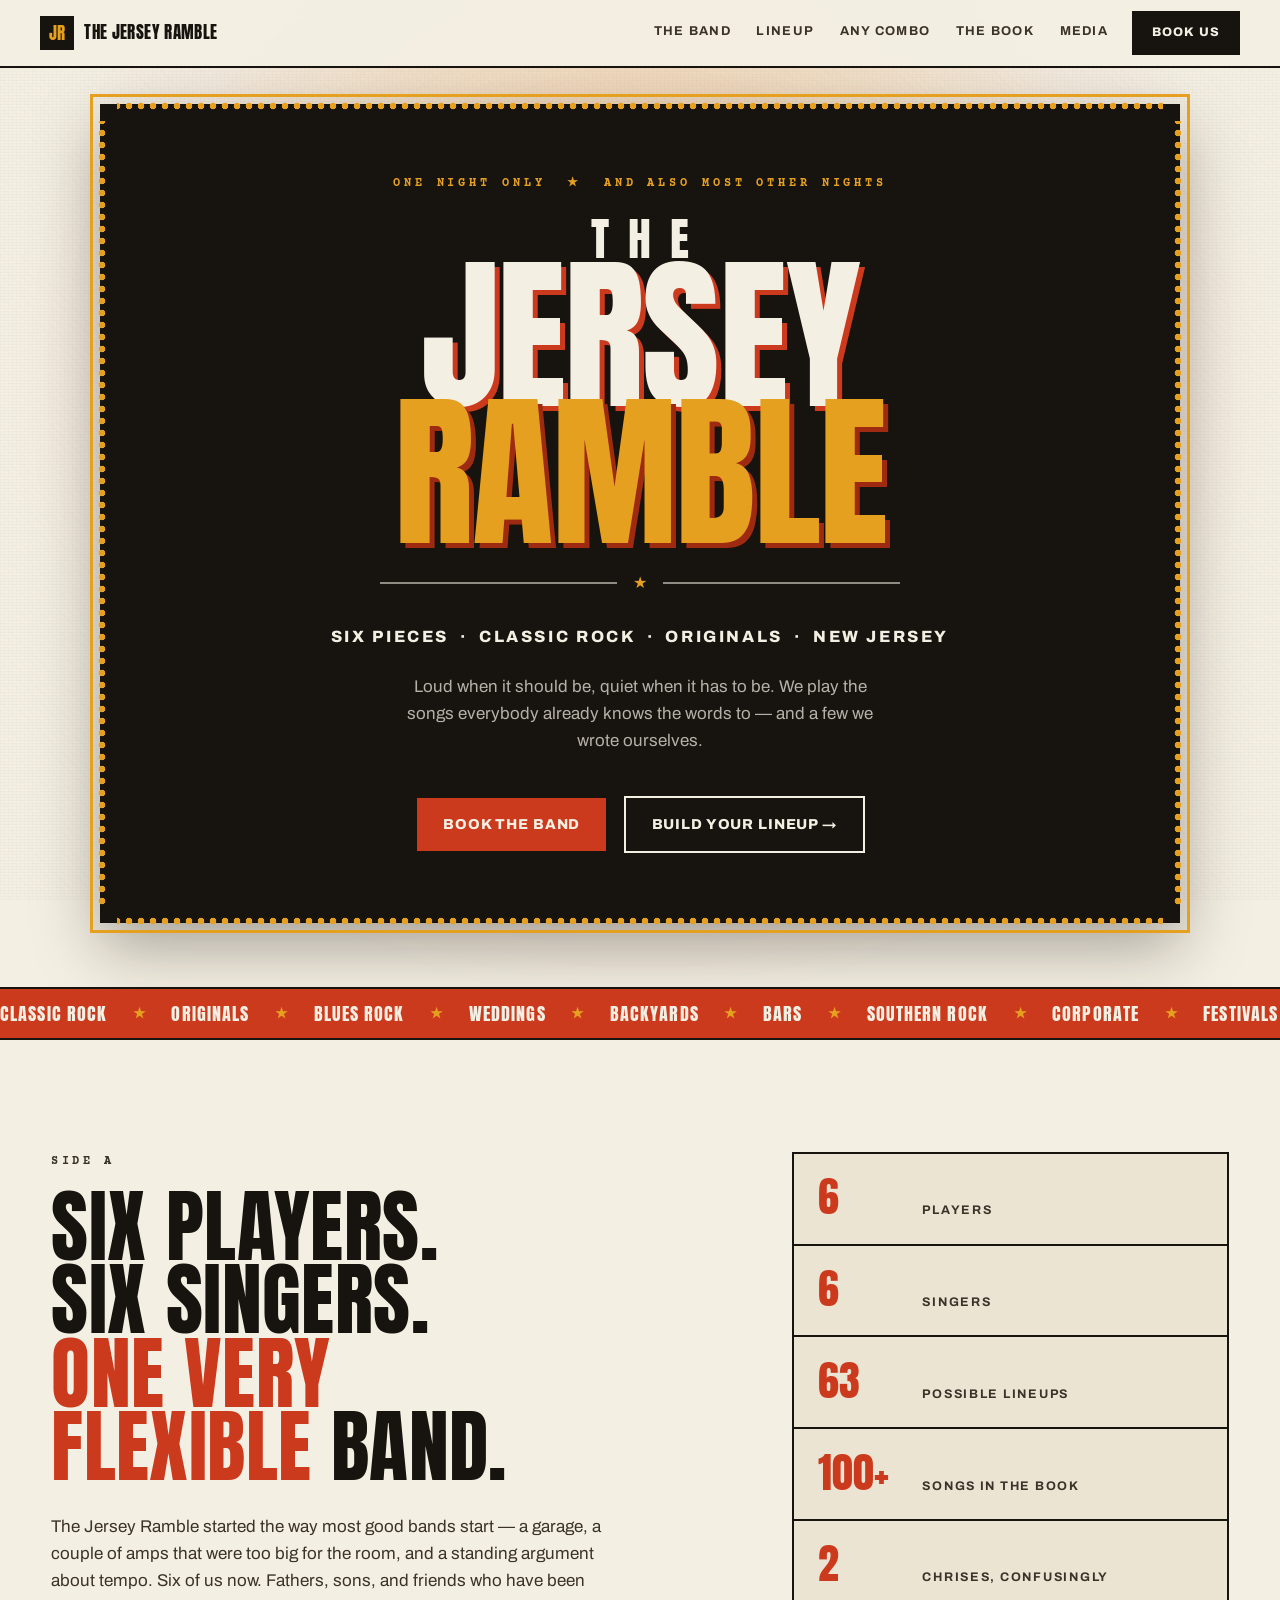
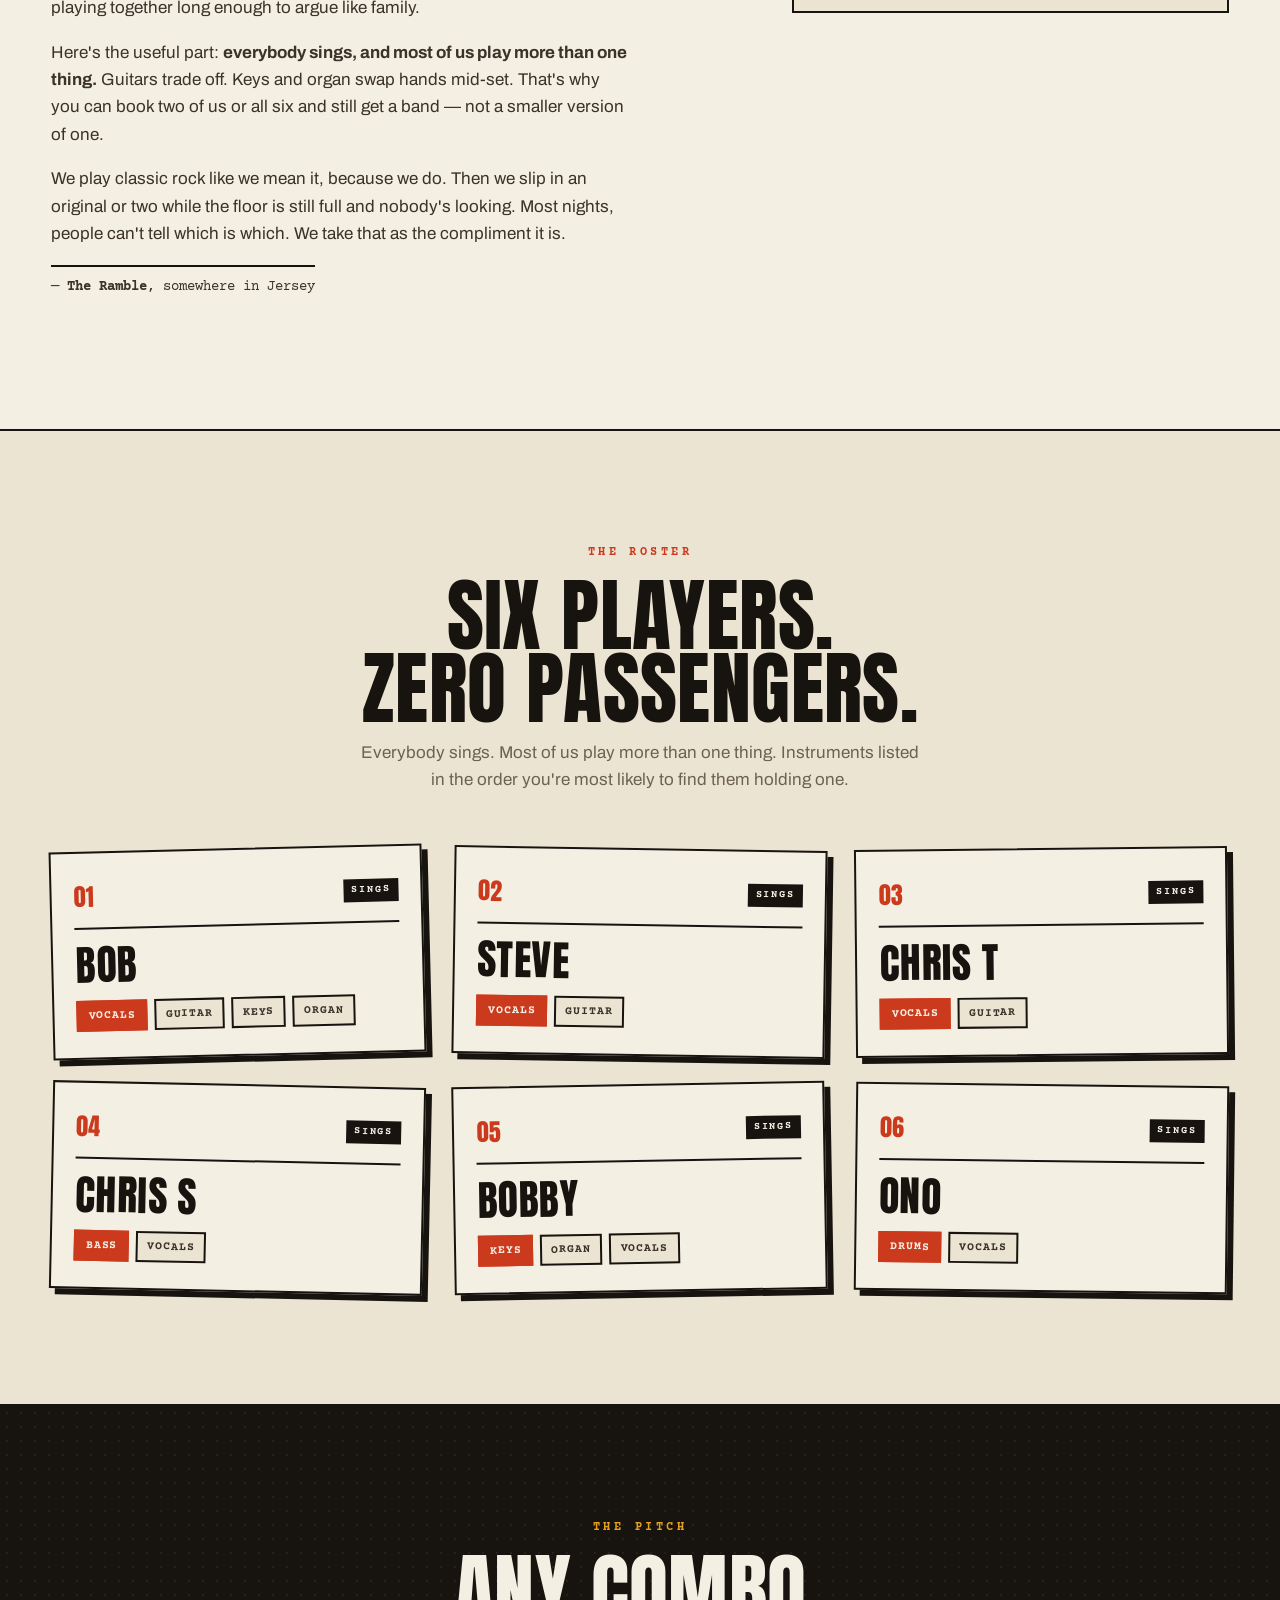
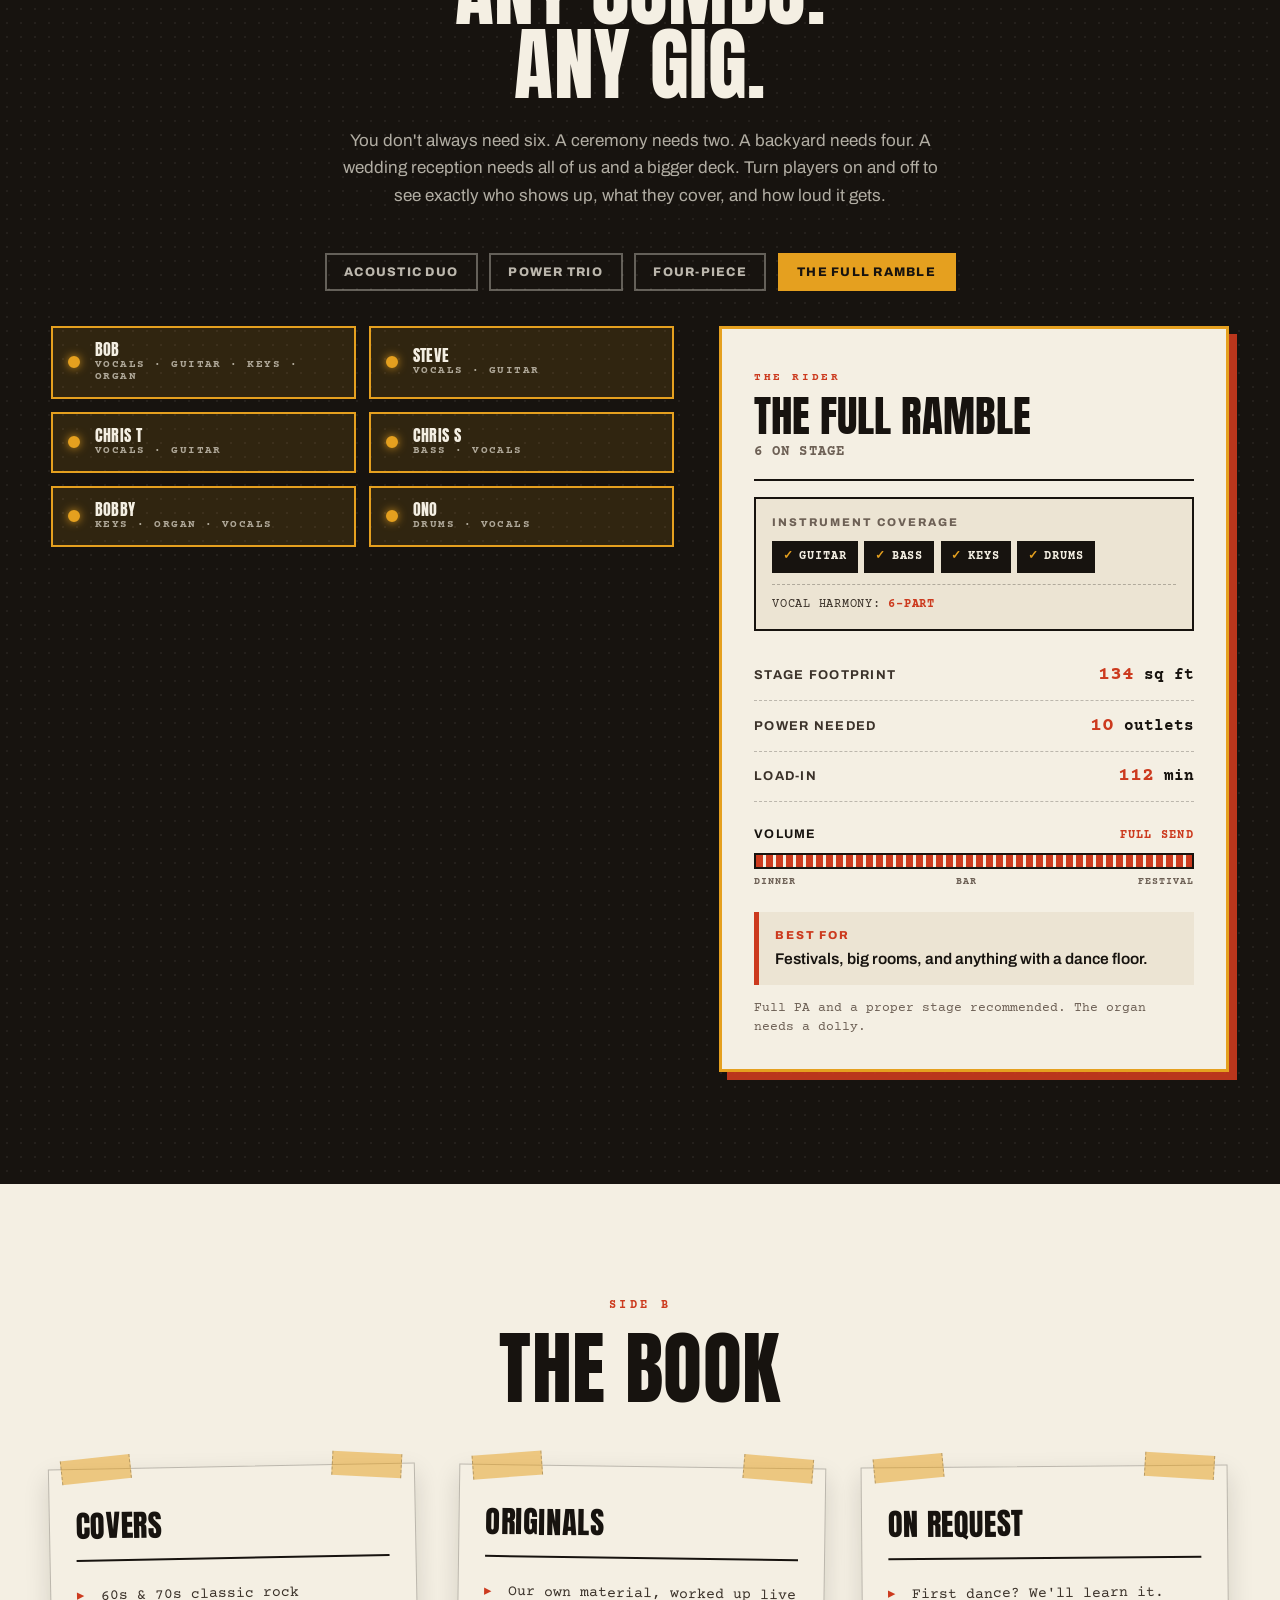
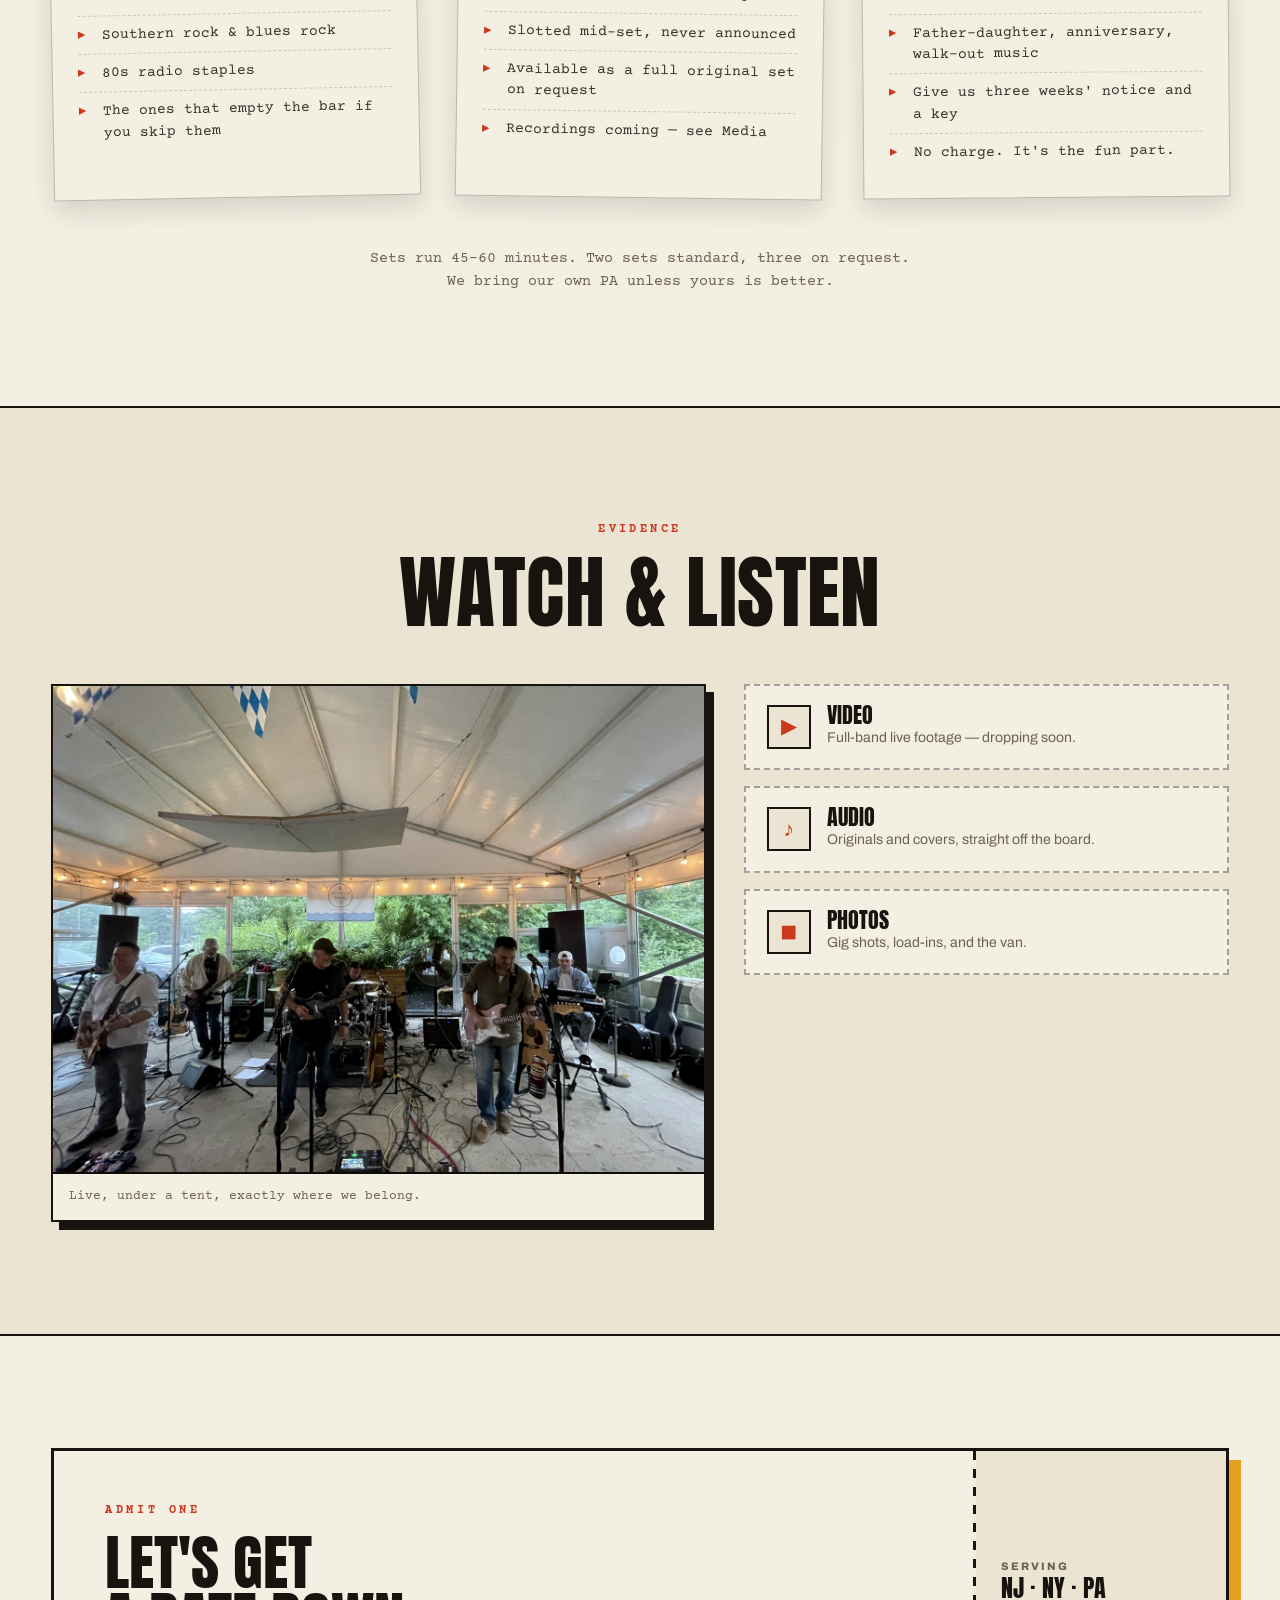
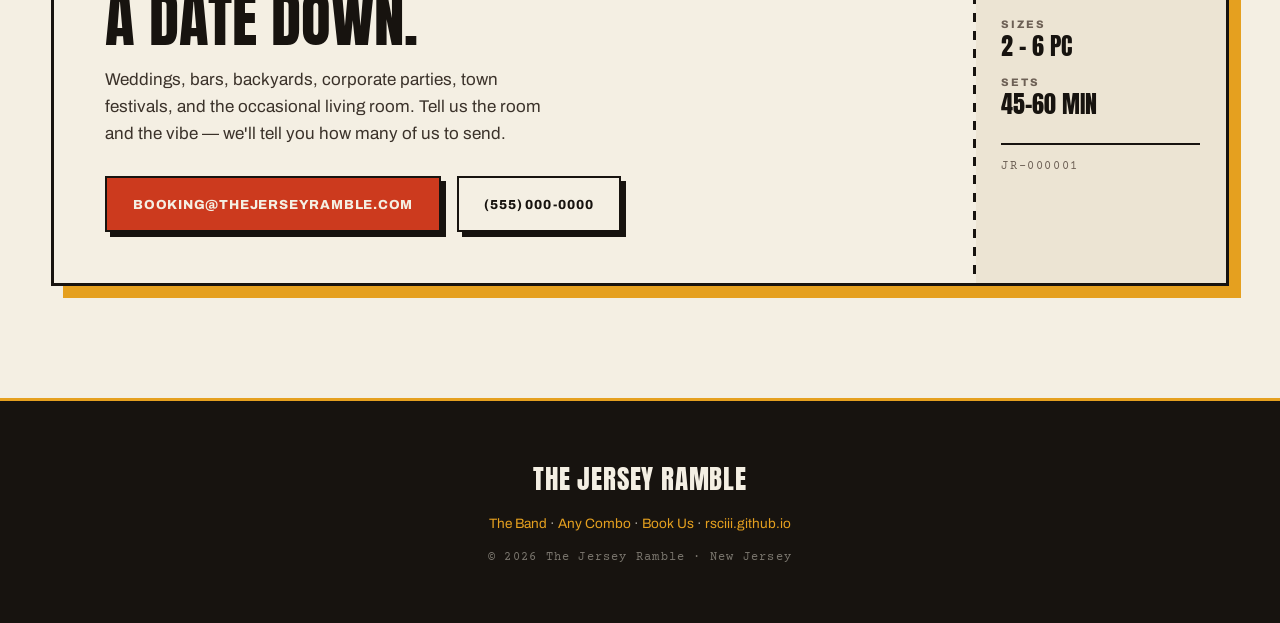
<file: music/index.html>
<!DOCTYPE html>
<html lang="en">
<head>
<meta charset="UTF-8">
<meta name="viewport" content="width=device-width, initial-scale=1.0">
<title>The Jersey Ramble — Classic Rock, Originals & Everything In Between</title>
<meta name="description" content="The Jersey Ramble is a six-piece classic rock and originals band out of New Jersey. Any combo, any gig — from an acoustic duo at cocktail hour to the full six-piece on a festival stage.">
<link rel="preconnect" href="https://fonts.googleapis.com">
<link rel="preconnect" href="https://fonts.gstatic.com" crossorigin>
<link href="https://fonts.googleapis.com/css2?family=Anton&family=Archivo:wght@400;500;600;700;800;900&family=Courier+Prime:wght@400;700&display=swap" rel="stylesheet">
<link rel="stylesheet" href="styles.css">
</head>
<body>

<!-- ============ NAV ============ -->
<header class="topbar">
  <a href="#top" class="brand">
    <span class="brand-mark">JR</span>
    <span class="brand-name">The Jersey Ramble</span>
  </a>
  <nav class="topnav">
    <a href="#about">The Band</a>
    <a href="#lineup">Lineup</a>
    <a href="#combo">Any Combo</a>
    <a href="#book-it">The Book</a>
    <a href="#media">Media</a>
  </nav>
  <a href="#booking" class="btn-ticket">Book Us</a>
</header>

<!-- ============ HERO ============ -->
<section class="hero" id="top">
  <div class="marquee-frame">
    <span class="bulbs bulbs-t"></span>
    <span class="bulbs bulbs-b"></span>
    <span class="bulbs bulbs-l"></span>
    <span class="bulbs bulbs-r"></span>

    <div class="hero-inner">
      <p class="hero-presents">One Night Only &nbsp;★&nbsp; And Also Most Other Nights</p>

      <h1 class="hero-title">
        <span class="t-the">The</span>
        <span class="t-jersey">Jersey</span>
        <span class="t-ramble">Ramble</span>
      </h1>

      <div class="hero-rule"><span>★</span></div>

      <p class="hero-bill">
        Six Pieces &nbsp;·&nbsp; Classic Rock &nbsp;·&nbsp; Originals &nbsp;·&nbsp; New Jersey
      </p>

      <p class="hero-sub">
        Loud when it should be, quiet when it has to be. We play the songs everybody
        already knows the words to — and a few we wrote ourselves.
      </p>

      <div class="hero-cta">
        <a href="#booking" class="btn btn-solid">Book the band</a>
        <a href="#combo" class="btn btn-ghost">Build your lineup →</a>
      </div>
    </div>
  </div>
</section>

<!-- ============ TICKER ============ -->
<div class="ticker" aria-hidden="true">
  <div class="ticker-track">
    <span>Classic Rock</span><b>★</b><span>Originals</span><b>★</b><span>Blues Rock</span><b>★</b>
    <span>Weddings</span><b>★</b><span>Backyards</span><b>★</b><span>Bars</span><b>★</b>
    <span>Southern Rock</span><b>★</b><span>Corporate</span><b>★</b><span>Festivals</span><b>★</b>
    <span>Acoustic Sets</span><b>★</b><span>Block Parties</span><b>★</b>
    <span>Classic Rock</span><b>★</b><span>Originals</span><b>★</b><span>Blues Rock</span><b>★</b>
    <span>Weddings</span><b>★</b><span>Backyards</span><b>★</b><span>Bars</span><b>★</b>
    <span>Southern Rock</span><b>★</b><span>Corporate</span><b>★</b><span>Festivals</span><b>★</b>
    <span>Acoustic Sets</span><b>★</b><span>Block Parties</span><b>★</b>
  </div>
</div>

<!-- ============ ABOUT ============ -->
<section class="about" id="about">
  <div class="wrap about-grid">
    <div class="about-copy">
      <p class="kicker">Side A</p>
      <h2 class="sec-title">Six players.<br>Six singers.<br><em>One very<br>flexible</em> band.</h2>
      <p>
        The Jersey Ramble started the way most good bands start — a garage, a couple
        of amps that were too big for the room, and a standing argument about tempo.
        Six of us now. Fathers, sons, and friends who have been playing together long
        enough to argue like family.
      </p>
      <p>
        Here's the useful part: <strong>everybody sings, and most of us play more than
        one thing.</strong> Guitars trade off. Keys and organ swap hands mid-set. That's
        why you can book two of us or all six and still get a band — not a smaller
        version of one.
      </p>
      <p>
        We play classic rock like we mean it, because we do. Then we slip in an original
        or two while the floor is still full and nobody's looking. Most nights, people
        can't tell which is which. We take that as the compliment it is.
      </p>
      <p class="about-sig">— <strong>The Ramble</strong>, somewhere in Jersey</p>
    </div>

    <aside class="stats">
      <div class="stat"><span class="stat-num">6</span><span class="stat-lbl">Players</span></div>
      <div class="stat"><span class="stat-num">6</span><span class="stat-lbl">Singers</span></div>
      <div class="stat"><span class="stat-num">63</span><span class="stat-lbl">Possible lineups</span></div>
      <div class="stat"><span class="stat-num">100+</span><span class="stat-lbl">Songs in the book</span></div>
      <div class="stat"><span class="stat-num">2</span><span class="stat-lbl">Chrises, confusingly</span></div>
    </aside>
  </div>
</section>

<!-- ============ LINEUP ============ -->
<section class="lineup" id="lineup">
  <div class="wrap">
    <p class="kicker center">The Roster</p>
    <h2 class="sec-title center">Six players.<br>Zero passengers.</h2>
    <p class="lineup-lede">
      Everybody sings. Most of us play more than one thing. Instruments listed in the
      order you're most likely to find them holding one.
    </p>

    <!-- NOTE: this roster is mirrored in the PLAYERS array in script.js — edit both -->
    <div class="cards">
      <article class="card" style="--tilt:-1.4deg">
        <div class="card-top"><span class="card-num">01</span><span class="card-sings">Sings</span></div>
        <h3 class="card-name">Bob</h3>
        <ul class="chips">
          <li class="chip chip-lead">Vocals</li><li class="chip">Guitar</li>
          <li class="chip">Keys</li><li class="chip">Organ</li>
        </ul>
      </article>

      <article class="card" style="--tilt:0.9deg">
        <div class="card-top"><span class="card-num">02</span><span class="card-sings">Sings</span></div>
        <h3 class="card-name">Steve</h3>
        <ul class="chips">
          <li class="chip chip-lead">Vocals</li><li class="chip">Guitar</li>
        </ul>
      </article>

      <article class="card" style="--tilt:-0.6deg">
        <div class="card-top"><span class="card-num">03</span><span class="card-sings">Sings</span></div>
        <h3 class="card-name">Chris T</h3>
        <ul class="chips">
          <li class="chip chip-lead">Vocals</li><li class="chip">Guitar</li>
        </ul>
      </article>

      <article class="card" style="--tilt:1.2deg">
        <div class="card-top"><span class="card-num">04</span><span class="card-sings">Sings</span></div>
        <h3 class="card-name">Chris S</h3>
        <ul class="chips">
          <li class="chip chip-lead">Bass</li><li class="chip">Vocals</li>
        </ul>
      </article>

      <article class="card" style="--tilt:-1deg">
        <div class="card-top"><span class="card-num">05</span><span class="card-sings">Sings</span></div>
        <h3 class="card-name">Bobby</h3>
        <ul class="chips">
          <li class="chip chip-lead">Keys</li><li class="chip">Organ</li>
          <li class="chip">Vocals</li>
        </ul>
      </article>

      <article class="card" style="--tilt:0.7deg">
        <div class="card-top"><span class="card-num">06</span><span class="card-sings">Sings</span></div>
        <h3 class="card-name">Ono</h3>
        <ul class="chips">
          <li class="chip chip-lead">Drums</li><li class="chip">Vocals</li>
        </ul>
      </article>
    </div>
  </div>
</section>

<!-- ============ COMBO CALCULATOR ============ -->
<section class="combo" id="combo">
  <div class="wrap">
    <p class="kicker center invert">The Pitch</p>
    <h2 class="sec-title center invert">Any combo.<br>Any gig.</h2>
    <p class="combo-lede">
      You don't always need six. A ceremony needs two. A backyard needs four.
      A wedding reception needs all of us and a bigger deck. Turn players on and off
      to see exactly who shows up, what they cover, and how loud it gets.
    </p>

    <div class="presets" role="group" aria-label="Lineup presets">
      <button class="preset" data-preset="duo">Acoustic Duo</button>
      <button class="preset" data-preset="trio">Power Trio</button>
      <button class="preset" data-preset="quartet">Four-Piece</button>
      <button class="preset is-on" data-preset="full">The Full Ramble</button>
    </div>

    <div class="combo-grid">
      <!-- toggles -->
      <div class="players" id="players"></div>

      <!-- readout -->
      <div class="rider">
        <div class="rider-head">
          <span class="rider-tag">The Rider</span>
          <h3 class="rider-name" id="rd-name">The Full Ramble</h3>
          <p class="rider-count"><span id="rd-count">6</span> on stage</p>
        </div>

        <div class="cover">
          <p class="cover-lbl">Instrument coverage</p>
          <ul class="cover-list" id="rd-cover"></ul>
          <p class="cover-harm">Vocal harmony: <strong id="rd-harm">6-part</strong></p>
        </div>

        <dl class="rider-rows">
          <div class="rider-row">
            <dt>Stage footprint</dt>
            <dd><span id="rd-space">120</span> sq ft</dd>
          </div>
          <div class="rider-row">
            <dt>Power needed</dt>
            <dd><span id="rd-power">6</span> outlets</dd>
          </div>
          <div class="rider-row">
            <dt>Load-in</dt>
            <dd><span id="rd-load">75</span> min</dd>
          </div>
        </dl>

        <div class="vu">
          <div class="vu-head"><span>Volume</span><span id="rd-vol-lbl">Full send</span></div>
          <div class="vu-bar"><i id="rd-vol" style="width:100%"></i></div>
          <div class="vu-scale"><span>Dinner</span><span>Bar</span><span>Festival</span></div>
        </div>

        <div class="rider-best">
          <p class="rider-best-lbl">Best for</p>
          <p class="rider-best-txt" id="rd-best">Festivals, big rooms, and anything with a dance floor.</p>
        </div>

        <p class="rider-note" id="rd-note">Full PA and a proper stage recommended.</p>
      </div>
    </div>
  </div>
</section>

<!-- ============ THE BOOK ============ -->
<section class="book" id="book-it">
  <div class="wrap">
    <p class="kicker center">Side B</p>
    <h2 class="sec-title center">The Book</h2>

    <div class="setlists">
      <div class="setlist" style="--tilt:-1.1deg">
        <span class="tape tape-l"></span><span class="tape tape-r"></span>
        <h3>Covers</h3>
        <ul>
          <li>60s &amp; 70s classic rock</li>
          <li>Southern rock &amp; blues rock</li>
          <li>80s radio staples</li>
          <li>The ones that empty the bar if you skip them</li>
        </ul>
      </div>

      <div class="setlist" style="--tilt:0.8deg">
        <span class="tape tape-l"></span><span class="tape tape-r"></span>
        <h3>Originals</h3>
        <ul>
          <li>Our own material, worked up live</li>
          <li>Slotted mid-set, never announced</li>
          <li>Available as a full original set on request</li>
          <li>Recordings coming — see Media</li>
        </ul>
      </div>

      <div class="setlist" style="--tilt:-0.5deg">
        <span class="tape tape-l"></span><span class="tape tape-r"></span>
        <h3>On Request</h3>
        <ul>
          <li>First dance? We'll learn it.</li>
          <li>Father-daughter, anniversary, walk-out music</li>
          <li>Give us three weeks' notice and a key</li>
          <li>No charge. It's the fun part.</li>
        </ul>
      </div>
    </div>

    <p class="book-foot">
      Sets run 45–60 minutes. Two sets standard, three on request. We bring our own PA
      unless yours is better.
    </p>
  </div>
</section>

<!-- ============ MEDIA ============ -->
<section class="media" id="media">
  <div class="wrap">
    <p class="kicker center">Evidence</p>
    <h2 class="sec-title center">Watch &amp; Listen</h2>

    <div class="media-grid">
      <figure class="media-photo">
        <img src="../images/band-gig.jpg" alt="The Jersey Ramble playing a live set under a tent — guitars, drums, and keys" loading="lazy">
        <figcaption>Live, under a tent, exactly where we belong.</figcaption>
      </figure>

      <div class="media-slots">
        <!-- EDIT ME: swap these placeholders for real embeds / audio / images -->
        <div class="slot">
          <span class="slot-icon">▶</span>
          <p class="slot-title">Video</p>
          <p class="slot-note">Full-band live footage — dropping soon.</p>
        </div>
        <div class="slot">
          <span class="slot-icon">♪</span>
          <p class="slot-title">Audio</p>
          <p class="slot-note">Originals and covers, straight off the board.</p>
        </div>
        <div class="slot">
          <span class="slot-icon">◼</span>
          <p class="slot-title">Photos</p>
          <p class="slot-note">Gig shots, load-ins, and the van.</p>
        </div>
      </div>
    </div>
  </div>
</section>

<!-- ============ BOOKING ============ -->
<section class="booking" id="booking">
  <div class="wrap">
    <div class="stub">
      <div class="stub-main">
        <p class="stub-kicker">Admit One</p>
        <h2 class="stub-title">Let's get<br>a date down.</h2>
        <p class="stub-copy">
          Weddings, bars, backyards, corporate parties, town festivals, and the
          occasional living room. Tell us the room and the vibe — we'll tell you
          how many of us to send.
        </p>
        <div class="stub-actions">
          <!-- EDIT ME: real booking email + phone -->
          <a class="btn btn-solid" href="mailto:booking@thejerseyramble.com?subject=Booking%20the%20Jersey%20Ramble">booking@thejerseyramble.com</a>
          <a class="btn btn-ghost-dark" href="tel:+15550000000">(555) 000-0000</a>
        </div>
      </div>
      <div class="stub-tear" aria-hidden="true"></div>
      <div class="stub-side">
        <p class="stub-side-lbl">Serving</p>
        <p class="stub-side-val">NJ · NY · PA</p>
        <p class="stub-side-lbl">Sizes</p>
        <p class="stub-side-val">2 – 6 pc</p>
        <p class="stub-side-lbl">Sets</p>
        <p class="stub-side-val">45–60 min</p>
        <p class="stub-serial">JR-000001</p>
      </div>
    </div>
  </div>
</section>

<!-- ============ FOOTER ============ -->
<footer class="foot">
  <div class="wrap foot-inner">
    <p class="foot-brand">The Jersey Ramble</p>
    <p class="foot-links">
      <a href="#about">The Band</a> ·
      <a href="#combo">Any Combo</a> ·
      <a href="#booking">Book Us</a> ·
      <a href="https://rsciii.github.io/">rsciii.github.io</a>
    </p>
    <p class="foot-fine">© <span id="yr">2026</span> The Jersey Ramble · New Jersey</p>
  </div>
</footer>

<script src="script.js"></script>
</body>
</html>
</file>
<file: music/styles.css>
/* =========================================================
   THE JERSEY RAMBLE
   Screen-printed gig poster / theater marquee
   ========================================================= */

:root{
  --paper:      #f4efe3;
  --paper-2:    #ece4d3;
  --paper-3:    #e2d8c3;
  --ink:        #17130f;
  --ink-2:      #3b322a;
  --ink-soft:   #6d6055;
  --red:        #cc3a1e;
  --red-dk:     #9e2a11;
  --gold:       #e5a01f;
  --gold-dk:    #b47a0d;
  --blue:       #1e3f66;

  --display: 'Anton', Impact, sans-serif;
  --body:    'Archivo', 'Helvetica Neue', Arial, sans-serif;
  --mono:    'Courier Prime', 'Courier New', monospace;

  --edge: 2px solid var(--ink);
}

*{ margin:0; padding:0; box-sizing:border-box; }

html{ scroll-behavior:smooth; scroll-padding-top:74px; }

body{
  background: var(--paper);
  color: var(--ink);
  font-family: var(--body);
  font-size: 17px;
  line-height: 1.6;
  overflow-x: hidden;
  -webkit-font-smoothing: antialiased;
}

/* paper grain — pure CSS, no image assets */
body::before{
  content:'';
  position:fixed; inset:0; z-index:1; pointer-events:none;
  opacity:.5;
  background-image:
    repeating-linear-gradient(0deg,   rgba(23,19,15,.035) 0 1px, transparent 1px 3px),
    repeating-linear-gradient(90deg,  rgba(23,19,15,.025) 0 1px, transparent 1px 4px),
    repeating-linear-gradient(45deg,  rgba(204,58,30,.018) 0 2px, transparent 2px 7px);
}

.wrap{ width:min(1180px, 92vw); margin:0 auto; position:relative; z-index:2; }

img{ max-width:100%; display:block; }

::selection{ background: var(--red); color: var(--paper); }

/* ---------- shared type ---------- */
.kicker{
  font-family: var(--mono);
  font-size:.78rem;
  font-weight:700;
  letter-spacing:.28em;
  text-transform:uppercase;
  color: var(--red);
  margin-bottom:1rem;
}
.kicker.center{ text-align:center; }
.kicker.invert{ color: var(--gold); }

.sec-title{
  font-family: var(--display);
  font-weight:400;
  font-size: clamp(2.6rem, 6.5vw, 5rem);
  line-height:.92;
  letter-spacing:.005em;
  text-transform:uppercase;
}
.sec-title em{ font-style:normal; color: var(--red); }
.sec-title.center{ text-align:center; }
.sec-title.invert{ color: var(--paper); }
.sec-title.invert em{ color: var(--gold); }

/* ---------- buttons ---------- */
.btn{
  display:inline-block;
  font-family: var(--body);
  font-weight:800;
  font-size:.9rem;
  letter-spacing:.06em;
  text-transform:uppercase;
  text-decoration:none;
  padding:.95rem 1.6rem;
  border:var(--edge);
  transition: transform .12s ease, box-shadow .12s ease, background .12s ease, color .12s ease;
}
.btn-solid{
  background: var(--red); color: var(--paper);
  box-shadow: 5px 5px 0 var(--ink);
}
.btn-solid:hover{ transform: translate(-2px,-2px); box-shadow: 7px 7px 0 var(--ink); }
.btn-solid:active{ transform: translate(3px,3px); box-shadow: 2px 2px 0 var(--ink); }

.btn-ghost{
  background: transparent; color: var(--paper);
  border-color: var(--paper);
}
.btn-ghost:hover{ background: var(--paper); color: var(--ink); }

.btn-ghost-dark{
  background: transparent; color: var(--ink);
  box-shadow: 5px 5px 0 var(--ink);
}
.btn-ghost-dark:hover{ background: var(--ink); color: var(--paper); }

/* =========================================================
   TOP BAR
   ========================================================= */
.topbar{
  position:fixed; top:0; left:0; right:0; z-index:60;
  display:flex; align-items:center; gap:1.5rem;
  padding:.7rem clamp(1rem, 4vw, 2.5rem);
  background: rgba(244,239,227,.93);
  backdrop-filter: blur(10px);
  border-bottom: 2px solid var(--ink);
}
.brand{ display:flex; align-items:center; gap:.65rem; text-decoration:none; color:var(--ink); flex:0 0 auto; }
.brand-mark{
  font-family: var(--display);
  background: var(--ink); color: var(--gold);
  width:34px; height:34px;
  display:grid; place-items:center;
  font-size:1.05rem; letter-spacing:.02em;
}
.brand-name{
  font-family: var(--display);
  font-size:1.08rem; letter-spacing:.02em; text-transform:uppercase;
}
.topnav{ display:flex; gap:1.6rem; margin-left:auto; }
.topnav a{
  font-size:.8rem; font-weight:700; letter-spacing:.1em; text-transform:uppercase;
  color: var(--ink-2); text-decoration:none;
  padding-bottom:2px; border-bottom:2px solid transparent;
}
.topnav a:hover{ color: var(--red); border-bottom-color: var(--red); }

.btn-ticket{
  flex:0 0 auto;
  font-size:.78rem; font-weight:800; letter-spacing:.1em; text-transform:uppercase;
  text-decoration:none;
  background: var(--ink); color: var(--paper);
  padding:.62rem 1.1rem;
  border:2px solid var(--ink);
}
.btn-ticket:hover{ background: var(--red); border-color: var(--red); }

/* =========================================================
   HERO — marquee
   ========================================================= */
.hero{
  padding: 104px clamp(1rem,4vw,2.5rem) clamp(2.5rem,5vw,4rem);
  position:relative; z-index:2;
}
.hero::after{  /* halftone glow behind the marquee */
  content:''; position:absolute; inset:0; z-index:-1;
  background:
    radial-gradient(circle at 50% 38%, rgba(229,160,31,.30), transparent 58%),
    radial-gradient(circle at 50% 38%, rgba(204,58,30,.14), transparent 72%);
}

.marquee-frame{
  position:relative;
  max-width:1080px; margin:0 auto;
  background: var(--ink);
  border: 3px solid var(--ink);
  outline: 3px solid var(--gold);
  outline-offset: 7px;
  padding: clamp(2.6rem, 6vw, 4.2rem) clamp(1.2rem, 5vw, 4rem);
  box-shadow: 0 24px 60px rgba(23,19,15,.35);
}

/* chasing bulbs */
.bulbs{ position:absolute; pointer-events:none; }
.bulbs::before, .bulbs::after{
  content:''; position:absolute; inset:0;
  background-image: radial-gradient(circle at center, var(--gold) 0 3px, transparent 3.6px);
  background-size:24px 24px;
  background-position: 0 center;
}
.bulbs-l::before, .bulbs-l::after,
.bulbs-r::before, .bulbs-r::after{ background-position: center 0; background-size:24px 24px; }
.bulbs::after{ background-position-x:12px; }
.bulbs-l::after, .bulbs-r::after{ background-position-x:center; background-position-y:12px; }

.bulbs::before{ animation: chaseA 1s steps(1) infinite; }
.bulbs::after { animation: chaseB 1s steps(1) infinite; }
@keyframes chaseA{ 0%,49%{opacity:1} 50%,100%{opacity:.22} }
@keyframes chaseB{ 0%,49%{opacity:.22} 50%,100%{opacity:1} }

.bulbs-t{ top:-13px;  left:14px; right:14px; height:24px; }
.bulbs-b{ bottom:-13px; left:14px; right:14px; height:24px; }
.bulbs-l{ left:-13px;  top:14px; bottom:14px; width:24px; }
.bulbs-r{ right:-13px; top:14px; bottom:14px; width:24px; }

.hero-inner{ position:relative; text-align:center; color: var(--paper); }

.hero-presents{
  font-family: var(--mono);
  font-size:.76rem; font-weight:700;
  letter-spacing:.32em; text-transform:uppercase;
  color: var(--gold);
  margin-bottom: clamp(1rem,2.5vw,1.6rem);
}

.hero-title{
  font-family: var(--display);
  font-weight:400;
  line-height:.82;
  text-transform:uppercase;
  display:flex; flex-direction:column; align-items:center;
}
.hero-title span{ display:block; }
.t-the{
  font-size: clamp(1.5rem, 4.2vw, 2.9rem);
  letter-spacing:.42em;
  text-indent:.42em;
  color: var(--paper);
  margin-bottom:.18em;
}
.t-jersey{
  font-size: clamp(3.6rem, 15vw, 10.5rem);
  color: var(--paper);
  letter-spacing:-.01em;
  text-shadow: 5px 5px 0 var(--red);
}
.t-ramble{
  font-size: clamp(3.6rem, 15vw, 10.5rem);
  color: var(--gold);
  letter-spacing:-.01em;
  text-shadow: 5px 5px 0 var(--red-dk);
}

.hero-rule{
  display:flex; align-items:center; gap:1rem;
  margin: clamp(1.1rem,3vw,1.8rem) auto;
  max-width:520px;
}
.hero-rule::before, .hero-rule::after{
  content:''; flex:1; height:2px; background: var(--paper); opacity:.55;
}
.hero-rule span{ color: var(--gold); font-size:1rem; }

.hero-bill{
  font-family: var(--body);
  font-weight:800;
  font-size: clamp(.82rem, 2.1vw, 1.02rem);
  letter-spacing:.16em; text-transform:uppercase;
  color: var(--paper);
}
.hero-sub{
  max-width:50ch; margin:1.4rem auto 0;
  color: rgba(244,239,227,.72);
  font-size: clamp(.95rem, 2vw, 1.06rem);
}
.hero-cta{
  display:flex; gap:1rem; justify-content:center; flex-wrap:wrap;
  margin-top: clamp(1.8rem,4vw,2.6rem);
}

/* =========================================================
   TICKER
   ========================================================= */
.ticker{
  background: var(--red);
  color: var(--paper);
  border-top: var(--edge); border-bottom: var(--edge);
  overflow:hidden; padding:.6rem 0;
  position:relative; z-index:2;
}
.ticker-track{
  display:flex; gap:1.6rem; align-items:center;
  width:max-content;
  animation: roll 42s linear infinite;
}
.ticker-track span{
  font-family: var(--display);
  font-size:1.15rem; letter-spacing:.06em; text-transform:uppercase;
  white-space:nowrap;
}
.ticker-track b{ color: var(--gold); font-size:.85rem; }
@keyframes roll{ to{ transform: translateX(-50%); } }

/* =========================================================
   ABOUT
   ========================================================= */
.about{ padding: clamp(4rem,9vw,7rem) 0; position:relative; z-index:2; }
.about-grid{
  display:grid; grid-template-columns: 1.55fr 1fr; gap: clamp(2rem,5vw,4.5rem);
  align-items:start;
}
.about-copy p{ margin-bottom:1.1rem; color: var(--ink-2); max-width:58ch; }
.about-copy .sec-title{ margin-bottom:1.8rem; }
.about-sig{
  font-family: var(--mono); font-size:.9rem; color: var(--ink-soft);
  padding-top:.6rem; border-top:2px solid var(--ink);
  display:inline-block;
}

.stats{ display:grid; gap:0; border:var(--edge); background: var(--paper-2); }
.stat{
  padding:1.4rem 1.5rem;
  border-bottom:2px solid var(--ink);
  display:flex; align-items:baseline; gap:1rem;
}
.stat:last-child{ border-bottom:none; }
.stat-num{
  font-family: var(--display); font-size:2.6rem; line-height:1;
  color: var(--red); min-width:4.2ch;
}
.stat-lbl{
  font-size:.78rem; font-weight:700; letter-spacing:.14em;
  text-transform:uppercase; color: var(--ink-2);
}

/* =========================================================
   LINEUP
   ========================================================= */
.lineup{
  padding: clamp(4rem,9vw,7rem) 0;
  background: var(--paper-2);
  border-top: var(--edge); border-bottom: var(--edge);
  position:relative; z-index:2;
}
.lineup .sec-title{ margin-bottom:2.4rem; }

.cards{
  display:grid; grid-template-columns: repeat(3, 1fr);
  gap: clamp(1.2rem,2.5vw,1.8rem);
}
@media (max-width: 900px){ .cards{ grid-template-columns: repeat(2, 1fr); } }
@media (max-width: 560px){ .cards{ grid-template-columns: 1fr; } }
.card{
  background: var(--paper);
  border: var(--edge);
  box-shadow: 6px 6px 0 var(--ink);
  padding:1.5rem 1.4rem 1.6rem;
  transform: rotate(var(--tilt,0deg));
  transition: transform .18s ease, box-shadow .18s ease;
}
.card:hover{
  transform: rotate(0deg) translate(-3px,-3px);
  box-shadow: 10px 10px 0 var(--red);
}
.card-top{
  display:flex; justify-content:space-between; align-items:center;
  padding-bottom:.7rem; margin-bottom:1rem;
  border-bottom:2px solid var(--ink);
}
.card-num{ font-family: var(--display); font-size:1.5rem; color: var(--red); }
.card-sings{
  font-family: var(--mono); font-size:.64rem; font-weight:700;
  letter-spacing:.18em; text-transform:uppercase; color: var(--paper);
  background: var(--ink); padding:.2rem .5rem;
}
.card-name{
  font-family: var(--display); font-weight:400;
  font-size:2.6rem; line-height:.95; text-transform:uppercase;
  letter-spacing:.01em; margin-bottom:1rem;
}
.chips{ list-style:none; display:flex; flex-wrap:wrap; gap:.4rem; }
.chip{
  font-family: var(--mono); font-size:.72rem; font-weight:700;
  letter-spacing:.08em; text-transform:uppercase;
  padding:.28rem .6rem;
  border:2px solid var(--ink); color: var(--ink-2);
  background: var(--paper-2);
}
.chip-lead{ background: var(--red); border-color: var(--red); color: var(--paper); }

.lineup-lede{
  max-width:56ch; margin:-1.6rem auto clamp(2.4rem,5vw,3.4rem);
  text-align:center; color: var(--ink-soft);
}

/* =========================================================
   COMBO CALCULATOR
   ========================================================= */
.combo{
  padding: clamp(4rem,9vw,7rem) 0;
  background: var(--ink);
  color: var(--paper);
  position:relative; z-index:2;
  overflow:hidden;
}
.combo::before{
  content:''; position:absolute; inset:0; opacity:.5;
  background-image: radial-gradient(circle at center, rgba(244,239,227,.12) 0 1px, transparent 1.4px);
  background-size: 14px 14px;
  pointer-events:none;
}
.combo-lede{
  max-width:60ch; margin: 1.6rem auto 0; text-align:center;
  color: rgba(244,239,227,.7);
}

.presets{
  display:flex; gap:.7rem; justify-content:center; flex-wrap:wrap;
  margin: clamp(2rem,4vw,2.8rem) 0 clamp(1.6rem,3vw,2.2rem);
}
.preset{
  font-family: var(--body); font-weight:800;
  font-size:.78rem; letter-spacing:.1em; text-transform:uppercase;
  background: transparent; color: rgba(244,239,227,.75);
  border:2px solid rgba(244,239,227,.35);
  padding:.6rem 1.1rem; cursor:pointer;
  transition: all .14s ease;
}
.preset:hover{ border-color: var(--gold); color: var(--gold); }
.preset.is-on{ background: var(--gold); border-color: var(--gold); color: var(--ink); }

.combo-grid{
  display:grid; grid-template-columns: 1.1fr .9fr;
  gap: clamp(1.5rem,3.5vw,2.8rem);
  align-items:start;
}

.players{ display:grid; grid-template-columns: repeat(2,1fr); gap:.8rem; }

.player{
  display:flex; align-items:center; gap:.9rem; text-align:left;
  background: rgba(244,239,227,.05);
  border:2px solid rgba(244,239,227,.22);
  padding:.85rem .95rem; cursor:pointer;
  font-family: var(--body); color: rgba(244,239,227,.6);
  transition: all .14s ease;
}
.player:hover{ border-color: rgba(229,160,31,.7); }
.player.on{
  background: rgba(229,160,31,.12);
  border-color: var(--gold);
  color: var(--paper);
}
.player-led{
  width:12px; height:12px; flex:0 0 12px; border-radius:50%;
  background: rgba(244,239,227,.18);
  border:2px solid rgba(244,239,227,.3);
  transition: all .14s ease;
}
.player.on .player-led{
  background: var(--gold); border-color: var(--gold);
  box-shadow: 0 0 10px rgba(229,160,31,.9);
}
.player-txt{ display:block; min-width:0; }
.player-role{
  display:block;
  font-family: var(--display); font-size:1.02rem;
  letter-spacing:.02em; text-transform:uppercase; line-height:1.1;
}
.player-inst{
  display:block;
  font-family: var(--mono); font-size:.66rem; font-weight:700;
  letter-spacing:.14em; text-transform:uppercase; opacity:.65;
}

/* rider readout */
.rider{
  background: var(--paper);
  color: var(--ink);
  border:3px solid var(--gold);
  box-shadow: 8px 8px 0 rgba(204,58,30,.9);
  padding: clamp(1.4rem,3vw,2rem);
  position:relative;
}
.rider-head{ border-bottom:2px solid var(--ink); padding-bottom:1rem; margin-bottom:1rem; }
.rider-tag{
  font-family: var(--mono); font-size:.68rem; font-weight:700;
  letter-spacing:.24em; text-transform:uppercase; color: var(--red);
}
.rider-name{
  font-family: var(--display); font-weight:400;
  font-size: clamp(1.9rem,4.5vw,2.7rem); line-height:1;
  text-transform:uppercase; margin:.35rem 0 .3rem;
}
.rider-count{
  font-family: var(--mono); font-size:.85rem; font-weight:700;
  letter-spacing:.08em; text-transform:uppercase; color: var(--ink-soft);
}

.cover{
  border:2px solid var(--ink);
  background: var(--paper-2);
  padding:.9rem 1rem;
  margin-bottom:1.2rem;
}
.cover-lbl{
  font-size:.7rem; font-weight:800; letter-spacing:.18em;
  text-transform:uppercase; color: var(--ink-soft); margin-bottom:.6rem;
}
.cover-list{ list-style:none; display:flex; flex-wrap:wrap; gap:.4rem; margin-bottom:.7rem; }
.cov{
  display:flex; align-items:center; gap:.35rem;
  font-family: var(--mono); font-size:.74rem; font-weight:700;
  letter-spacing:.08em; text-transform:uppercase;
  padding:.28rem .55rem; border:2px solid var(--ink);
}
.cov.yes{ background: var(--ink); color: var(--paper); }
.cov.yes .cov-mark{ color: var(--gold); }
.cov.no{
  background: transparent; color: var(--ink-soft);
  border-color: rgba(23,19,15,.3); border-style:dashed;
  text-decoration: line-through; text-decoration-thickness:1px;
}
.cov.no .cov-mark{ color: var(--red); text-decoration:none; }
.cover-harm{
  font-family: var(--mono); font-size:.78rem;
  letter-spacing:.06em; text-transform:uppercase; color: var(--ink-2);
  padding-top:.6rem; border-top:1px dashed rgba(23,19,15,.28);
}
.cover-harm strong{ color: var(--red); }

.rider-rows{ margin-bottom:1.4rem; }
.rider-row{
  display:flex; justify-content:space-between; align-items:baseline; gap:1rem;
  padding:.55rem 0; border-bottom:1px dashed rgba(23,19,15,.25);
}
.rider-row dt{
  font-size:.8rem; font-weight:700; letter-spacing:.1em;
  text-transform:uppercase; color: var(--ink-2);
}
.rider-row dd{ font-family: var(--mono); font-weight:700; font-size:1rem; }
.rider-row dd span{ font-size:1.25rem; color: var(--red); }

.vu{ margin-bottom:1.3rem; }
.vu-head{
  display:flex; justify-content:space-between; align-items:baseline;
  font-size:.78rem; font-weight:700; letter-spacing:.1em;
  text-transform:uppercase; margin-bottom:.45rem;
}
.vu-head span:last-child{ color: var(--red); font-family: var(--mono); }
.vu-bar{
  height:16px; background: var(--paper-3);
  border:2px solid var(--ink); overflow:hidden;
}
.vu-bar i{
  display:block; height:100%;
  background: repeating-linear-gradient(90deg, var(--red) 0 7px, var(--paper) 7px 10px);
  transition: width .3s cubic-bezier(.4,1.3,.5,1);
}
.vu-scale{
  display:flex; justify-content:space-between;
  font-family: var(--mono); font-size:.64rem; font-weight:700;
  letter-spacing:.1em; text-transform:uppercase;
  color: var(--ink-soft); margin-top:.35rem;
}

.rider-best{
  background: var(--paper-2);
  border-left:5px solid var(--red);
  padding:.9rem 1rem; margin-bottom:.9rem;
}
.rider-best-lbl{
  font-size:.72rem; font-weight:800; letter-spacing:.16em;
  text-transform:uppercase; color: var(--red); margin-bottom:.25rem;
}
.rider-best-txt{ font-weight:600; line-height:1.4; font-size:.97rem; }
.rider-note{
  font-family: var(--mono); font-size:.82rem;
  color: var(--ink-soft); line-height:1.45;
}

/* =========================================================
   THE BOOK
   ========================================================= */
.book{ padding: clamp(4rem,9vw,7rem) 0; position:relative; z-index:2; }
.book .sec-title{ margin-bottom: clamp(2.6rem,5vw,3.8rem); }

.setlists{
  display:grid; grid-template-columns: repeat(auto-fit, minmax(260px,1fr));
  gap: clamp(1.6rem,3vw,2.4rem);
}
.setlist{
  position:relative;
  background: var(--paper);
  border:1px solid rgba(23,19,15,.25);
  box-shadow: 0 10px 26px rgba(23,19,15,.14);
  padding:2rem 1.6rem 1.7rem;
  transform: rotate(var(--tilt,0deg));
  transition: transform .18s ease;
}
.setlist:hover{ transform: rotate(0deg) translateY(-4px); }
.tape{
  position:absolute; top:-12px; width:70px; height:24px;
  background: rgba(229,160,31,.5);
  border-left:1px dashed rgba(23,19,15,.25);
  border-right:1px dashed rgba(23,19,15,.25);
}
.tape-l{ left:12px; transform: rotate(-5deg); }
.tape-r{ right:12px; transform: rotate(4deg); }

.setlist h3{
  font-family: var(--display); font-weight:400;
  font-size:1.9rem; text-transform:uppercase; letter-spacing:.02em;
  padding-bottom:.6rem; margin-bottom:1rem;
  border-bottom:2px solid var(--ink);
}
.setlist ul{ list-style:none; }
.setlist li{
  font-family: var(--mono); font-size:.92rem; line-height:1.45;
  padding:.5rem 0 .5rem 1.5rem; position:relative;
  border-bottom:1px dashed rgba(23,19,15,.18);
  color: var(--ink-2);
}
.setlist li:last-child{ border-bottom:none; }
.setlist li::before{
  content:'▸'; position:absolute; left:0; top:.5rem; color: var(--red);
}
.book-foot{
  text-align:center; margin-top: clamp(2rem,4vw,3rem);
  font-family: var(--mono); font-size:.92rem; color: var(--ink-soft);
  max-width:60ch; margin-left:auto; margin-right:auto;
}

/* =========================================================
   MEDIA
   ========================================================= */
.media{
  padding: clamp(4rem,9vw,7rem) 0;
  background: var(--paper-2);
  border-top: var(--edge); border-bottom: var(--edge);
  position:relative; z-index:2;
}
.media .sec-title{ margin-bottom: clamp(2.4rem,5vw,3.4rem); }
.media-grid{
  display:grid; grid-template-columns: 1.35fr 1fr;
  gap: clamp(1.5rem,3vw,2.4rem); align-items:start;
}
.media-photo{
  border:var(--edge); box-shadow: 8px 8px 0 var(--ink);
  background: var(--paper);
}
.media-photo img{
  width:100%; aspect-ratio: 4/3; object-fit:cover; object-position:center top;
  filter: saturate(.85) contrast(1.06);
  border-bottom:2px solid var(--ink);
}
.media-photo figcaption{
  font-family: var(--mono); font-size:.82rem; color: var(--ink-soft);
  padding:.8rem 1rem;
}
.media-slots{ display:grid; gap:1rem; }
.slot{
  border:2px dashed rgba(23,19,15,.35);
  background: var(--paper);
  padding:1.2rem 1.3rem;
  display:grid; grid-template-columns:auto 1fr; column-gap:1rem; align-items:center;
}
.slot-icon{
  grid-row:1/3;
  font-size:1.3rem; color: var(--red);
  width:44px; height:44px; display:grid; place-items:center;
  border:2px solid var(--ink); background: var(--paper-2);
}
.slot-title{
  font-family: var(--display); font-size:1.35rem;
  text-transform:uppercase; line-height:1;
}
.slot-note{ font-size:.88rem; color: var(--ink-soft); }

/* =========================================================
   BOOKING STUB
   ========================================================= */
.booking{ padding: clamp(4rem,9vw,7rem) 0; position:relative; z-index:2; }
.stub{
  display:grid; grid-template-columns: 1fr auto 250px;
  background: var(--paper);
  border:3px solid var(--ink);
  box-shadow: 12px 12px 0 var(--gold);
  position:relative;
}
.stub-main{ padding: clamp(2rem,4.5vw,3.2rem); }
.stub-kicker{
  font-family: var(--mono); font-size:.74rem; font-weight:700;
  letter-spacing:.3em; text-transform:uppercase; color: var(--red);
  margin-bottom:.8rem;
}
.stub-title{
  font-family: var(--display); font-weight:400;
  font-size: clamp(2.3rem,5.5vw,3.8rem); line-height:.94;
  text-transform:uppercase; margin-bottom:1.1rem;
}
.stub-copy{ color: var(--ink-2); max-width:46ch; margin-bottom:1.8rem; }
.stub-actions{ display:flex; gap:1rem; flex-wrap:wrap; }
.stub-actions .btn{ font-size:.82rem; }

.stub-tear{
  width:3px;
  background: repeating-linear-gradient(180deg, var(--ink) 0 9px, transparent 9px 18px);
}
.stub-side{
  background: var(--paper-2);
  padding: clamp(1.6rem,3vw,2.2rem) 1.6rem;
  display:flex; flex-direction:column; justify-content:center;
}
.stub-side-lbl{
  font-size:.68rem; font-weight:800; letter-spacing:.18em;
  text-transform:uppercase; color: var(--ink-soft); margin-top:.9rem;
}
.stub-side-lbl:first-child{ margin-top:0; }
.stub-side-val{
  font-family: var(--display); font-size:1.5rem;
  text-transform:uppercase; line-height:1.1;
}
.stub-serial{
  font-family: var(--mono); font-size:.72rem; letter-spacing:.14em;
  color: var(--ink-soft); margin-top:1.6rem;
  padding-top:.8rem; border-top:2px solid var(--ink);
}

/* =========================================================
   FOOTER
   ========================================================= */
.foot{
  background: var(--ink); color: rgba(244,239,227,.75);
  padding: clamp(2.5rem,5vw,3.5rem) 0;
  border-top:3px solid var(--gold);
  position:relative; z-index:2;
}
.foot-inner{ text-align:center; display:grid; gap:.8rem; }
.foot-brand{
  font-family: var(--display); font-size:1.7rem;
  color: var(--paper); text-transform:uppercase; letter-spacing:.03em;
}
.foot-links{ font-size:.85rem; }
.foot-links a{ color: var(--gold); text-decoration:none; }
.foot-links a:hover{ text-decoration:underline; }
.foot-fine{
  font-family: var(--mono); font-size:.76rem;
  letter-spacing:.1em; color: rgba(244,239,227,.45);
}

/* =========================================================
   RESPONSIVE
   ========================================================= */
@media (max-width: 980px){
  .topbar{ flex-wrap:wrap; row-gap:.5rem; padding-bottom:.5rem; }
  .topnav{
    order:3; width:100%; margin-left:0;
    gap:1.3rem; overflow-x:auto; padding-bottom:.3rem;
    scrollbar-width:none;
  }
  .topnav::-webkit-scrollbar{ display:none; }
  .topnav a{ white-space:nowrap; font-size:.74rem; }
  .btn-ticket{ margin-left:auto; }
  html{ scroll-padding-top:110px; }
  .about-grid,
  .combo-grid,
  .media-grid{ grid-template-columns: 1fr; }
  .stub{ grid-template-columns: 1fr; }
  .stub-tear{
    width:auto; height:3px;
    background: repeating-linear-gradient(90deg, var(--ink) 0 9px, transparent 9px 18px);
  }
  .stub-side{ flex-direction:row; flex-wrap:wrap; gap:.4rem 2rem; align-items:baseline; }
  .stub-serial{ width:100%; }
}

@media (max-width: 620px){
  body{ font-size:16px; }
  .brand-name{ display:none; }
  .btn-ticket{ margin-left:auto; }
  .marquee-frame{ outline-offset:5px; padding:2.4rem 1.1rem; }
  .players{ grid-template-columns: 1fr; }
  .hero-cta{ flex-direction:column; }
  .hero-cta .btn{ width:100%; text-align:center; }
  .stat{ padding:1.1rem 1.2rem; }
  .stat-num{ font-size:2.1rem; }
}

@media (prefers-reduced-motion: reduce){
  html{ scroll-behavior:auto; }
  .ticker-track{ animation:none; }
  .bulbs::before, .bulbs::after{ animation:none; opacity:1; }
  .bulbs::after{ opacity:.5; }
  *{ transition-duration:.01ms !important; }
}
</file>
